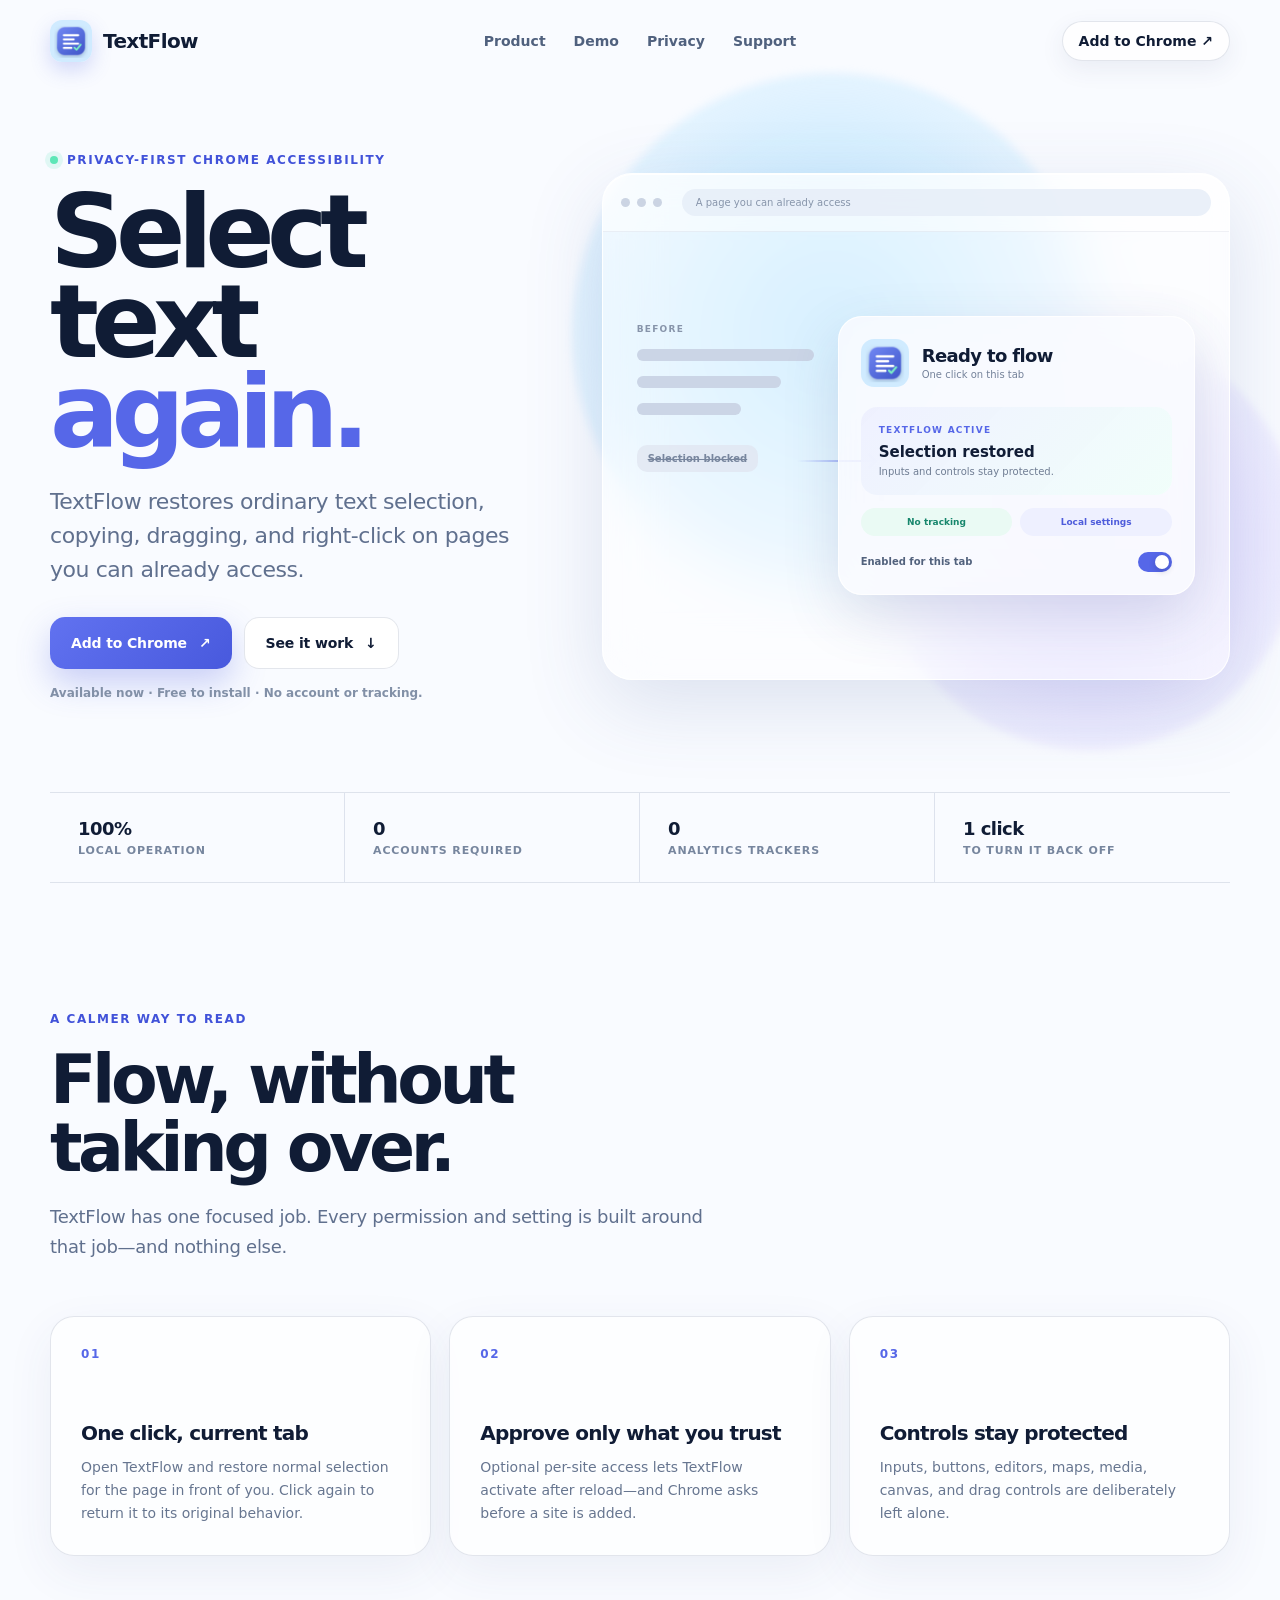
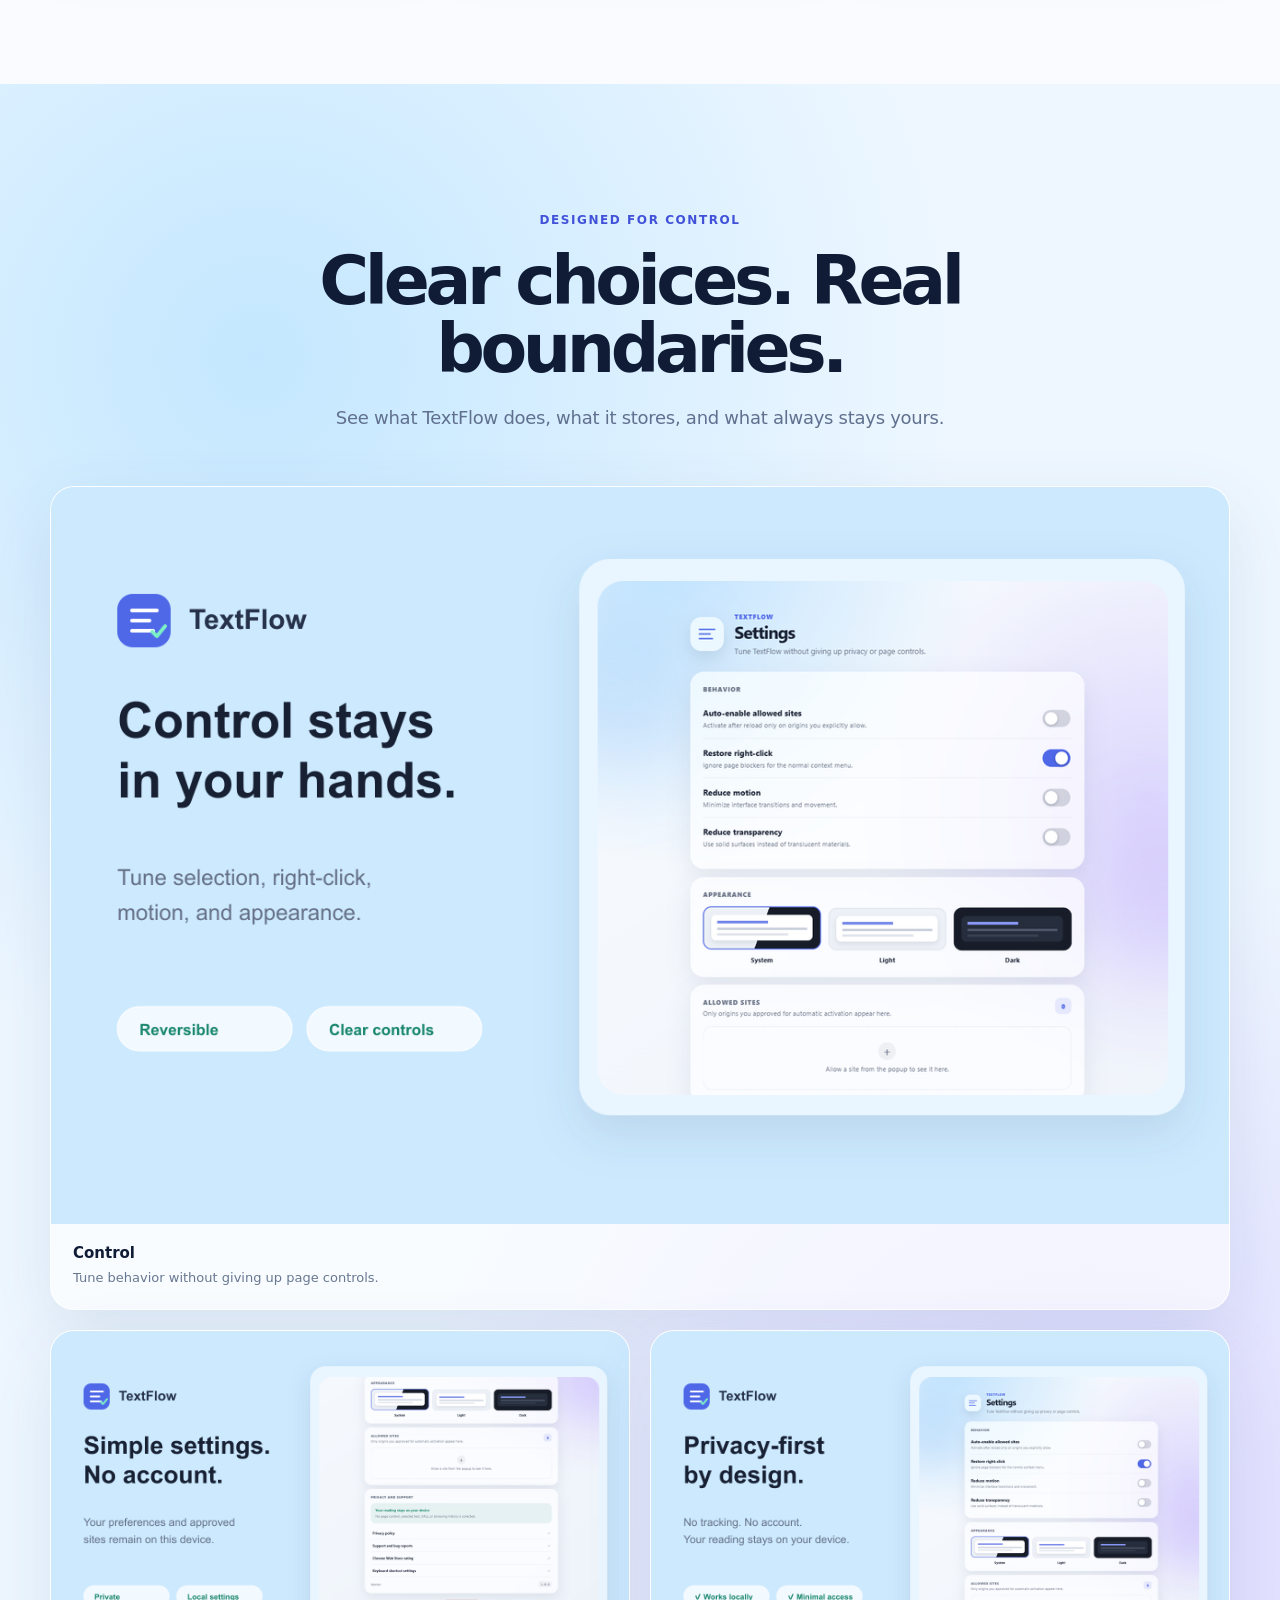
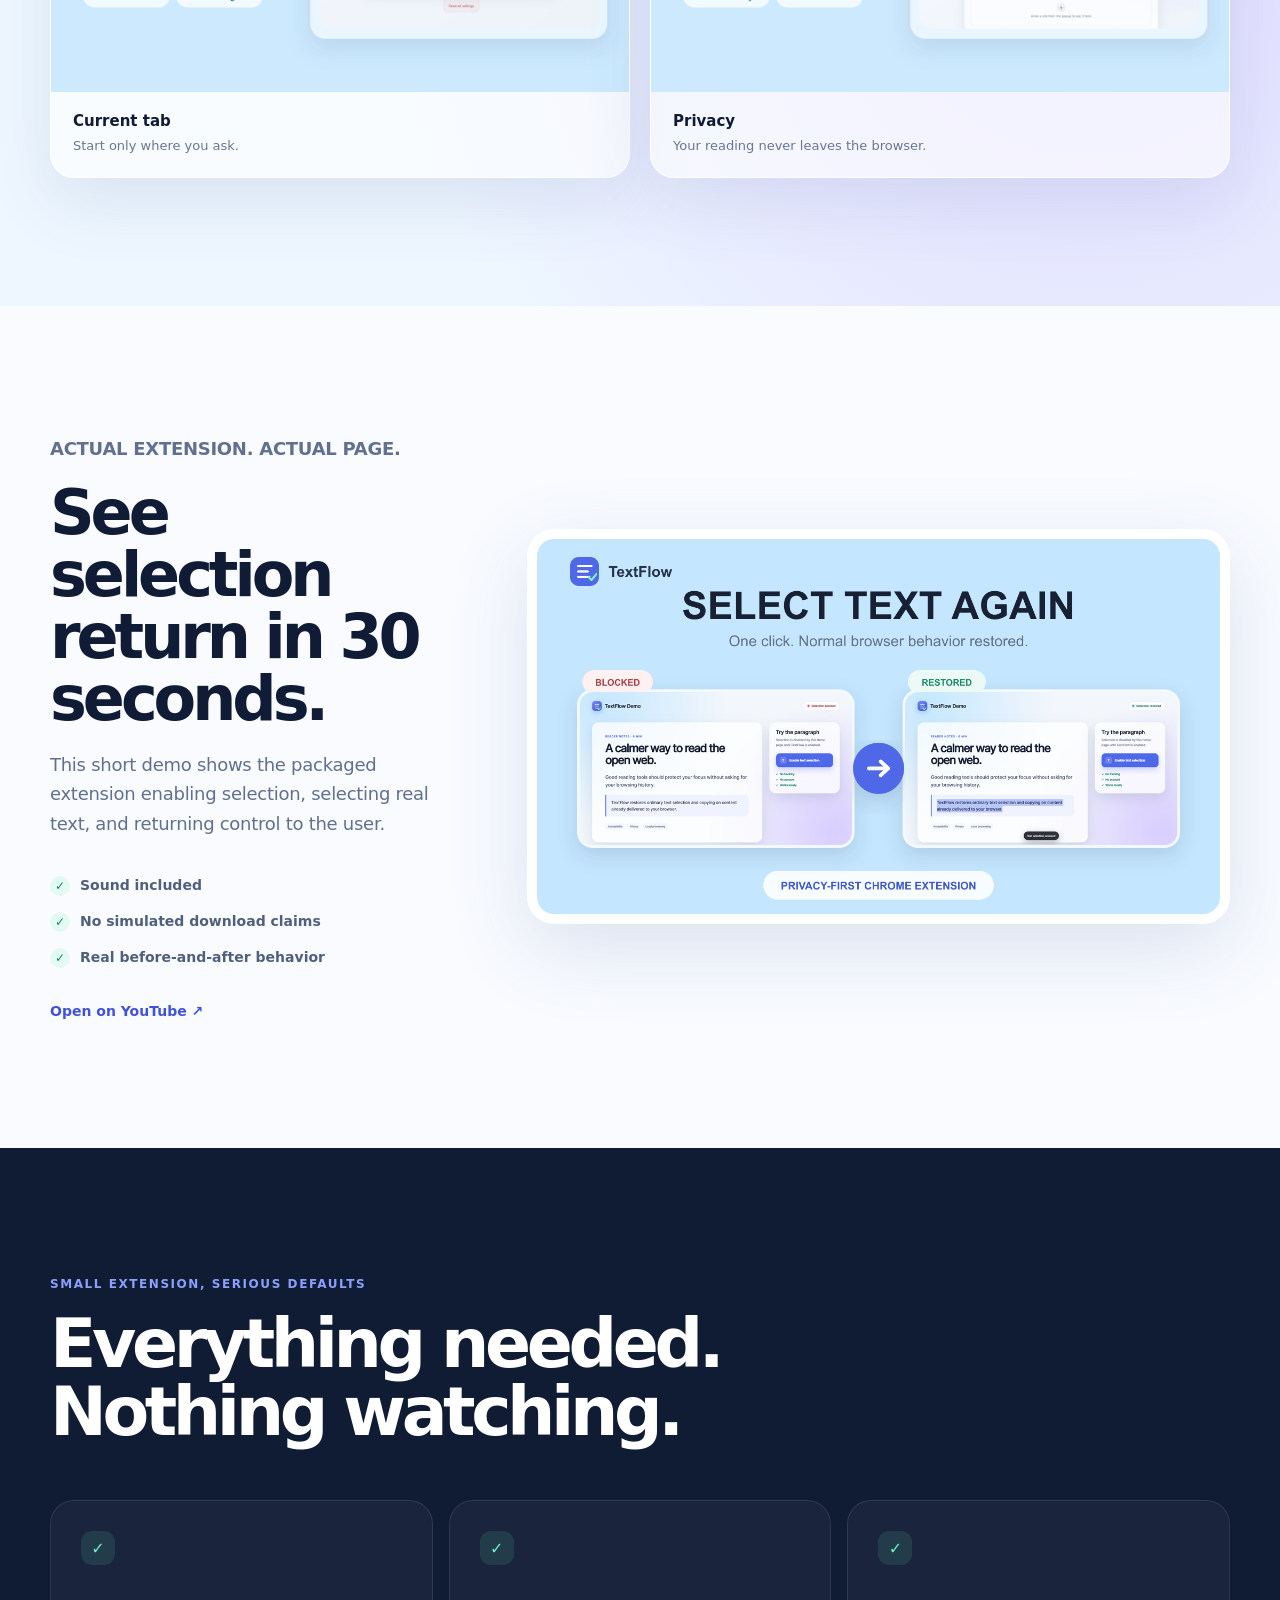
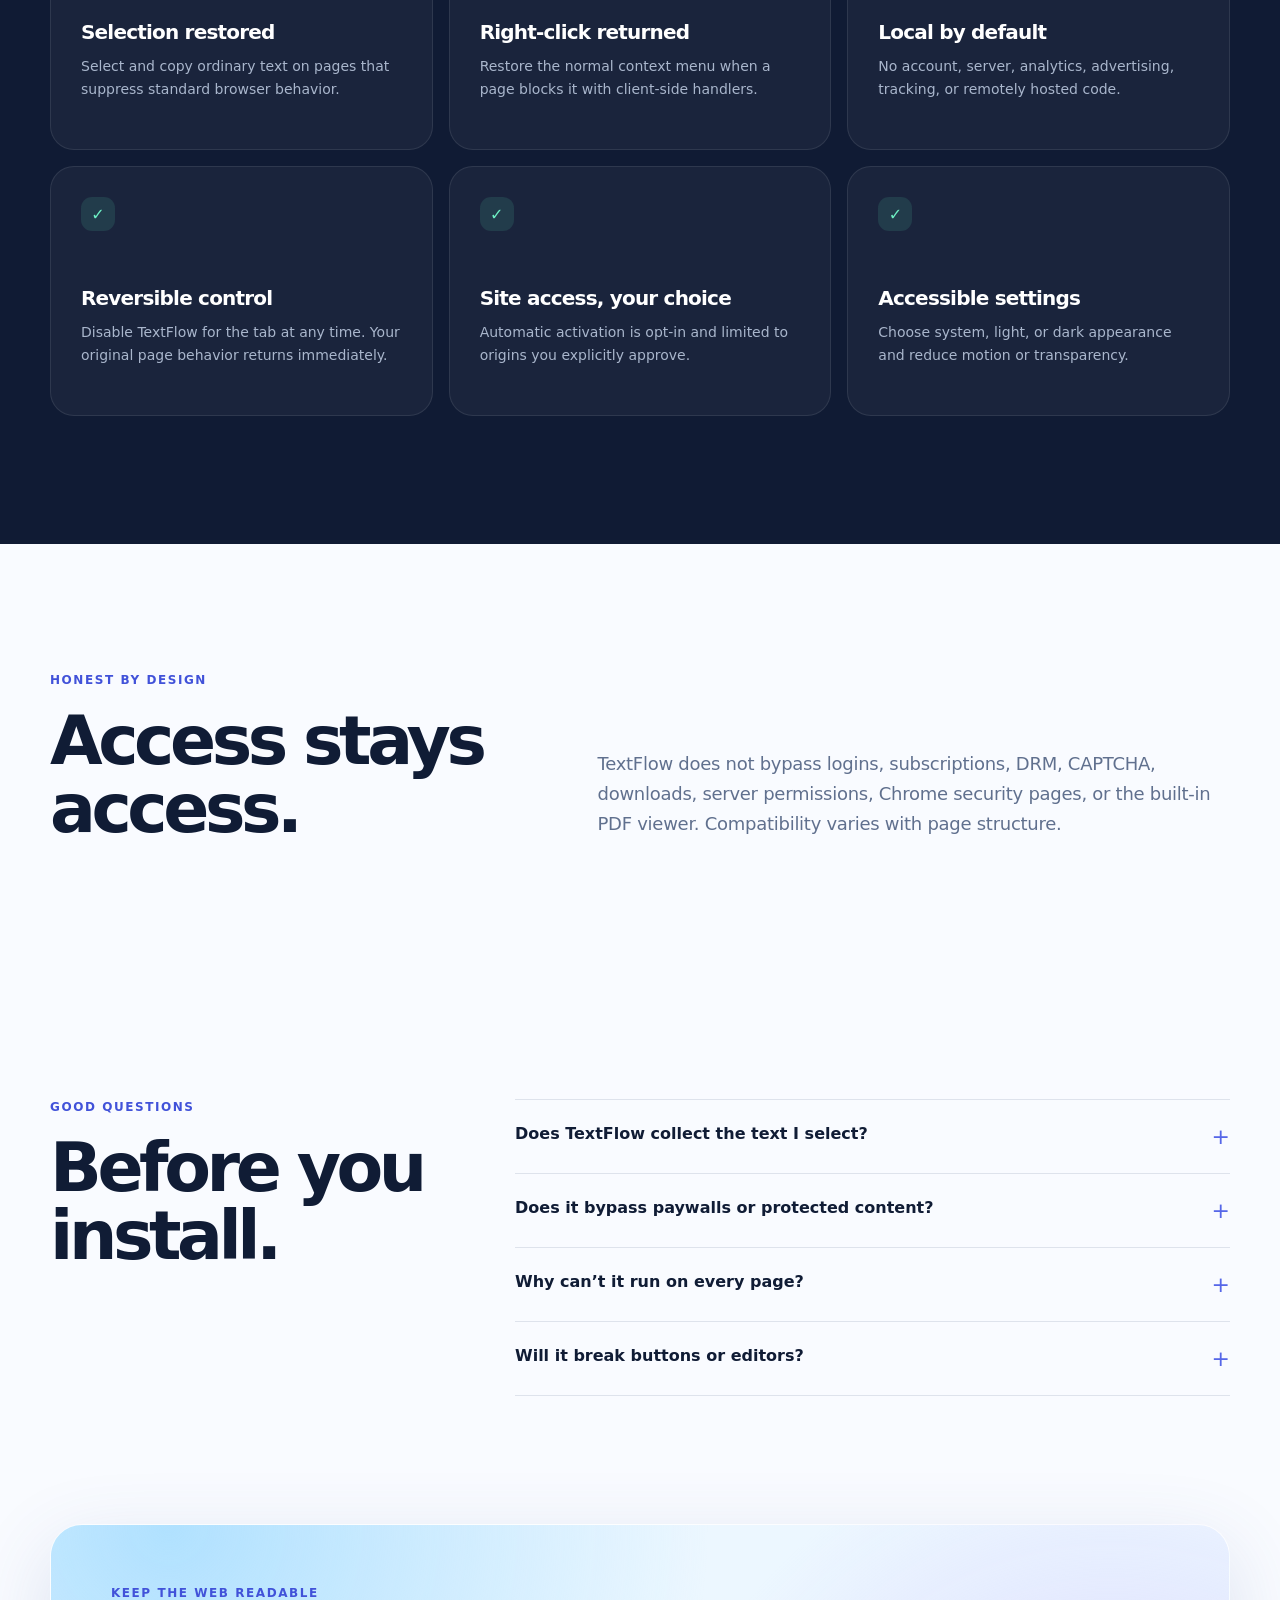
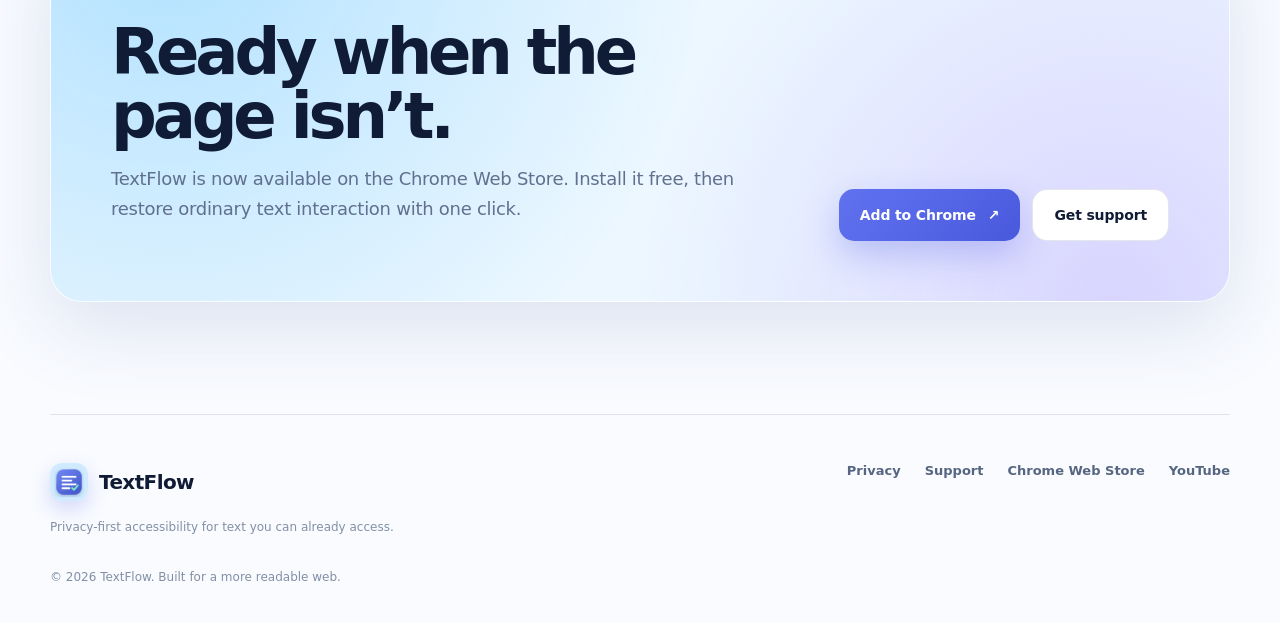
<file: index.html>
<!doctype html>
<html lang="en">
<head>
  <meta charset="utf-8">
  <meta name="google-site-verification" content="8lyN1XosgCjp6u_PfvzmQenqxdKHZYYSl8Zb052YPeA">
  <meta name="viewport" content="width=device-width, initial-scale=1">
  <meta name="description" content="Restore normal text selection, copying, dragging, and right-click on pages you can already access. Private by design and local by default.">
  <meta name="referrer" content="strict-origin-when-cross-origin">
  <meta http-equiv="Content-Security-Policy" content="default-src 'self'; base-uri 'self'; object-src 'none'; script-src 'none'; style-src 'self'; img-src 'self' data:; font-src 'self'; connect-src 'none'; frame-src https://www.youtube-nocookie.com; form-action 'none'; upgrade-insecure-requests">
  <meta name="color-scheme" content="light">
  <link rel="canonical" href="https://kodonghyun06.github.io/textflow-official-site/">
  <link rel="icon" href="textflow-logo.png">
  <link rel="stylesheet" href="style.css">
  <meta property="og:type" content="website">
  <meta property="og:site_name" content="TextFlow">
  <meta property="og:title" content="TextFlow — Select text again">
  <meta property="og:description" content="Restore normal text selection, copying, dragging, and right-click on pages you can already access. Private by design and local by default.">
  <meta property="og:url" content="https://kodonghyun06.github.io/textflow-official-site/">
  <meta property="og:image" content="https://kodonghyun06.github.io/textflow-official-site/og.png">
  <meta name="twitter:card" content="summary_large_image">
  <meta name="twitter:title" content="TextFlow — Select text again">
  <meta name="twitter:description" content="Restore normal text selection, copying, dragging, and right-click on pages you can already access. Private by design and local by default.">
  <meta name="twitter:image" content="https://kodonghyun06.github.io/textflow-official-site/og.png">
  <title>TextFlow — Select text again</title>
</head>
<body>
<link rel="preload" as="image" href="textflow-logo.png"/><link rel="preload" as="image" href="textflow-control.png"/><link rel="preload" as="image" href="textflow-local.png"/><link rel="preload" as="image" href="textflow-privacy.png"/><main><header class="site-header"><a href="./" class="brand" aria-label="TextFlow home"><img src="textflow-logo.png" alt="" width="42" height="42"/><span>TextFlow</span></a><nav aria-label="Primary navigation"><a href="#product">Product</a><a href="#demo">Demo</a><a href="privacy/">Privacy</a><a href="support/">Support</a></nav><a class="header-cta" href="https://chromewebstore.google.com/detail/textflow/deeppfahhjmmlkpdkgbopjmpbncekgdf" target="_blank" rel="noreferrer">Add to Chrome <span aria-hidden="true">↗</span></a></header><section class="hero section-shell" aria-labelledby="hero-title"><div class="hero-copy"><p class="eyebrow"><span class="status-dot" aria-hidden="true"></span>Privacy-first Chrome accessibility</p><h1 id="hero-title">Select text<br/><span>again.</span></h1><p class="hero-lead">TextFlow restores ordinary text selection, copying, dragging, and right-click on pages you can already access.</p><div class="hero-actions"><a class="button button-primary" href="https://chromewebstore.google.com/detail/textflow/deeppfahhjmmlkpdkgbopjmpbncekgdf" target="_blank" rel="noreferrer">Add to Chrome <span aria-hidden="true">↗</span></a><a class="button button-secondary" href="#demo">See it work <span aria-hidden="true">↓</span></a></div><p class="micro-copy">Available now · Free to install · No account or tracking.</p></div><div class="hero-visual" aria-label="TextFlow extension interface preview"><div class="ambient-orb ambient-orb-one"></div><div class="ambient-orb ambient-orb-two"></div><div class="browser-frame"><div class="browser-bar" aria-hidden="true"><span></span><span></span><span></span><div class="browser-address">A page you can already access</div></div><div class="browser-body"><div class="reading-copy"><span class="label">BEFORE</span><div class="fake-line long"></div><div class="fake-line medium"></div><div class="fake-line short"></div><span class="blocked-pill">Selection blocked</span></div><div class="flow-line" aria-hidden="true"></div><div class="extension-card"><div class="extension-top"><img src="textflow-logo.png" alt="" width="48" height="48"/><div><strong>Ready to flow</strong><span>One click on this tab</span></div></div><div class="selection-card"><span class="label">TEXTFLOW ACTIVE</span><strong>Selection restored</strong><p>Inputs and controls stay protected.</p></div><div class="extension-tags"><span>No tracking</span><span>Local settings</span></div><div class="active-control"><span>Enabled for this tab</span><span class="switch-on" aria-hidden="true"></span></div></div></div></div></div></section><section class="trust-strip" aria-label="Privacy summary"><div><strong>100%</strong><span>Local operation</span></div><div><strong>0</strong><span>Accounts required</span></div><div><strong>0</strong><span>Analytics trackers</span></div><div><strong>1 click</strong><span>To turn it back off</span></div></section><section class="section-shell section-block" id="product" aria-labelledby="how-title"><div class="section-heading"><p class="eyebrow">A calmer way to read</p><h2 id="how-title">Flow, without taking over.</h2><p>TextFlow has one focused job. Every permission and setting is built around that job—and nothing else.</p></div><div class="step-grid"><article class="step-card"><span>01</span><h3>One click, current tab</h3><p>Open TextFlow and restore normal selection for the page in front of you. Click again to return it to its original behavior.</p></article><article class="step-card"><span>02</span><h3>Approve only what you trust</h3><p>Optional per-site access lets TextFlow activate after reload—and Chrome asks before a site is added.</p></article><article class="step-card"><span>03</span><h3>Controls stay protected</h3><p>Inputs, buttons, editors, maps, media, canvas, and drag controls are deliberately left alone.</p></article></div></section><section class="showcase section-block" aria-labelledby="showcase-title"><div class="section-shell"><div class="section-heading centered"><p class="eyebrow">Designed for control</p><h2 id="showcase-title">Clear choices. Real boundaries.</h2><p>See what TextFlow does, what it stores, and what always stays yours.</p></div><div class="showcase-grid"><figure class="showcase-card showcase-large"><img src="textflow-control.png" alt="TextFlow settings with right-click, motion, appearance, and allowed-site controls" width="1280" height="800"/><figcaption><span>Control</span>Tune behavior without giving up page controls.</figcaption></figure><figure class="showcase-card"><img src="textflow-local.png" alt="TextFlow current-tab activation interface" width="1280" height="800"/><figcaption><span>Current tab</span>Start only where you ask.</figcaption></figure><figure class="showcase-card"><img src="textflow-privacy.png" alt="TextFlow privacy-focused interface" width="1280" height="800"/><figcaption><span>Privacy</span>Your reading never leaves the browser.</figcaption></figure></div></div></section><section class="section-shell section-block" id="demo" aria-labelledby="demo-title"><div class="demo-layout"><div class="demo-copy"><p class="eyebrow">Actual extension. Actual page.</p><h2 id="demo-title">See selection return in 30 seconds.</h2><p>This short demo shows the packaged extension enabling selection, selecting real text, and returning control to the user.</p><ul class="check-list"><li>Sound included</li><li>No simulated download claims</li><li>Real before-and-after behavior</li></ul><a class="text-link" href="https://www.youtube.com/watch?v=khOzBjnLMLc" target="_blank" rel="noreferrer">Open on YouTube <span aria-hidden="true">↗</span></a></div><div class="video-shell"><iframe loading="lazy" referrerpolicy="strict-origin-when-cross-origin" src="https://www.youtube-nocookie.com/embed/khOzBjnLMLc" title="TextFlow Chrome extension real operation demo" allow="accelerometer; autoplay; clipboard-write; encrypted-media; gyroscope; picture-in-picture; web-share" allowFullScreen=""></iframe></div></div></section><section class="feature-section section-block" aria-labelledby="feature-title"><div class="section-shell"><div class="section-heading"><p class="eyebrow">Small extension, serious defaults</p><h2 id="feature-title">Everything needed. Nothing watching.</h2></div><div class="feature-grid"><article class="feature-card"><span class="feature-check" aria-hidden="true">✓</span><h3>Selection restored</h3><p>Select and copy ordinary text on pages that suppress standard browser behavior.</p></article><article class="feature-card"><span class="feature-check" aria-hidden="true">✓</span><h3>Right-click returned</h3><p>Restore the normal context menu when a page blocks it with client-side handlers.</p></article><article class="feature-card"><span class="feature-check" aria-hidden="true">✓</span><h3>Local by default</h3><p>No account, server, analytics, advertising, tracking, or remotely hosted code.</p></article><article class="feature-card"><span class="feature-check" aria-hidden="true">✓</span><h3>Reversible control</h3><p>Disable TextFlow for the tab at any time. Your original page behavior returns immediately.</p></article><article class="feature-card"><span class="feature-check" aria-hidden="true">✓</span><h3>Site access, your choice</h3><p>Automatic activation is opt-in and limited to origins you explicitly approve.</p></article><article class="feature-card"><span class="feature-check" aria-hidden="true">✓</span><h3>Accessible settings</h3><p>Choose system, light, or dark appearance and reduce motion or transparency.</p></article></div></div></section><section class="section-shell section-block limits" aria-labelledby="limits-title"><div><p class="eyebrow">Honest by design</p><h2 id="limits-title">Access stays access.</h2></div><p>TextFlow does not bypass logins, subscriptions, DRM, CAPTCHA, downloads, server permissions, Chrome security pages, or the built-in PDF viewer. Compatibility varies with page structure.</p></section><section class="section-shell section-block faq" aria-labelledby="faq-title"><div class="section-heading"><p class="eyebrow">Good questions</p><h2 id="faq-title">Before you install.</h2></div><div class="faq-list"><details><summary>Does TextFlow collect the text I select?<span aria-hidden="true">+</span></summary><p>No. TextFlow does not collect, store, or transmit page content, selected text, URLs, or browsing history. Its work happens locally in your browser.</p></details><details><summary>Does it bypass paywalls or protected content?<span aria-hidden="true">+</span></summary><p>No. TextFlow only helps with ordinary browser interactions on content you can already access. It does not bypass logins, subscriptions, DRM, CAPTCHA, downloads, or server permissions.</p></details><details><summary>Why can’t it run on every page?<span aria-hidden="true">+</span></summary><p>Chrome protects browser settings pages, the Chrome Web Store, the built-in PDF viewer, and some other surfaces from extensions. TextFlow respects those boundaries.</p></details><details><summary>Will it break buttons or editors?<span aria-hidden="true">+</span></summary><p>TextFlow is designed to preserve interactive controls, but page structures vary. If a page behaves unexpectedly, disable TextFlow for the tab and contact support.</p></details></div></section><section class="section-shell final-cta"><div><p class="eyebrow">Keep the web readable</p><h2>Ready when the page isn’t.</h2><p>TextFlow is now available on the Chrome Web Store. Install it free, then restore ordinary text interaction with one click.</p></div><div class="final-actions"><a class="button button-primary" href="https://chromewebstore.google.com/detail/textflow/deeppfahhjmmlkpdkgbopjmpbncekgdf" target="_blank" rel="noreferrer">Add to Chrome <span aria-hidden="true">↗</span></a><a href="support/" class="button button-secondary">Get support</a></div></section><footer><div class="footer-main"><a href="./" class="brand" aria-label="TextFlow home"><img src="textflow-logo.png" alt="" width="38" height="38"/><span>TextFlow</span></a><p>Privacy-first accessibility for text you can already access.</p></div><div class="footer-links"><a href="privacy/">Privacy</a><a href="support/">Support</a><a href="https://chromewebstore.google.com/detail/textflow/deeppfahhjmmlkpdkgbopjmpbncekgdf" target="_blank" rel="noreferrer">Chrome Web Store</a><a href="https://www.youtube.com/watch?v=khOzBjnLMLc" target="_blank" rel="noreferrer">YouTube</a></div><p class="copyright">© 2026 TextFlow. Built for a more readable web.</p></footer></main>
</body>
</html>
</file>
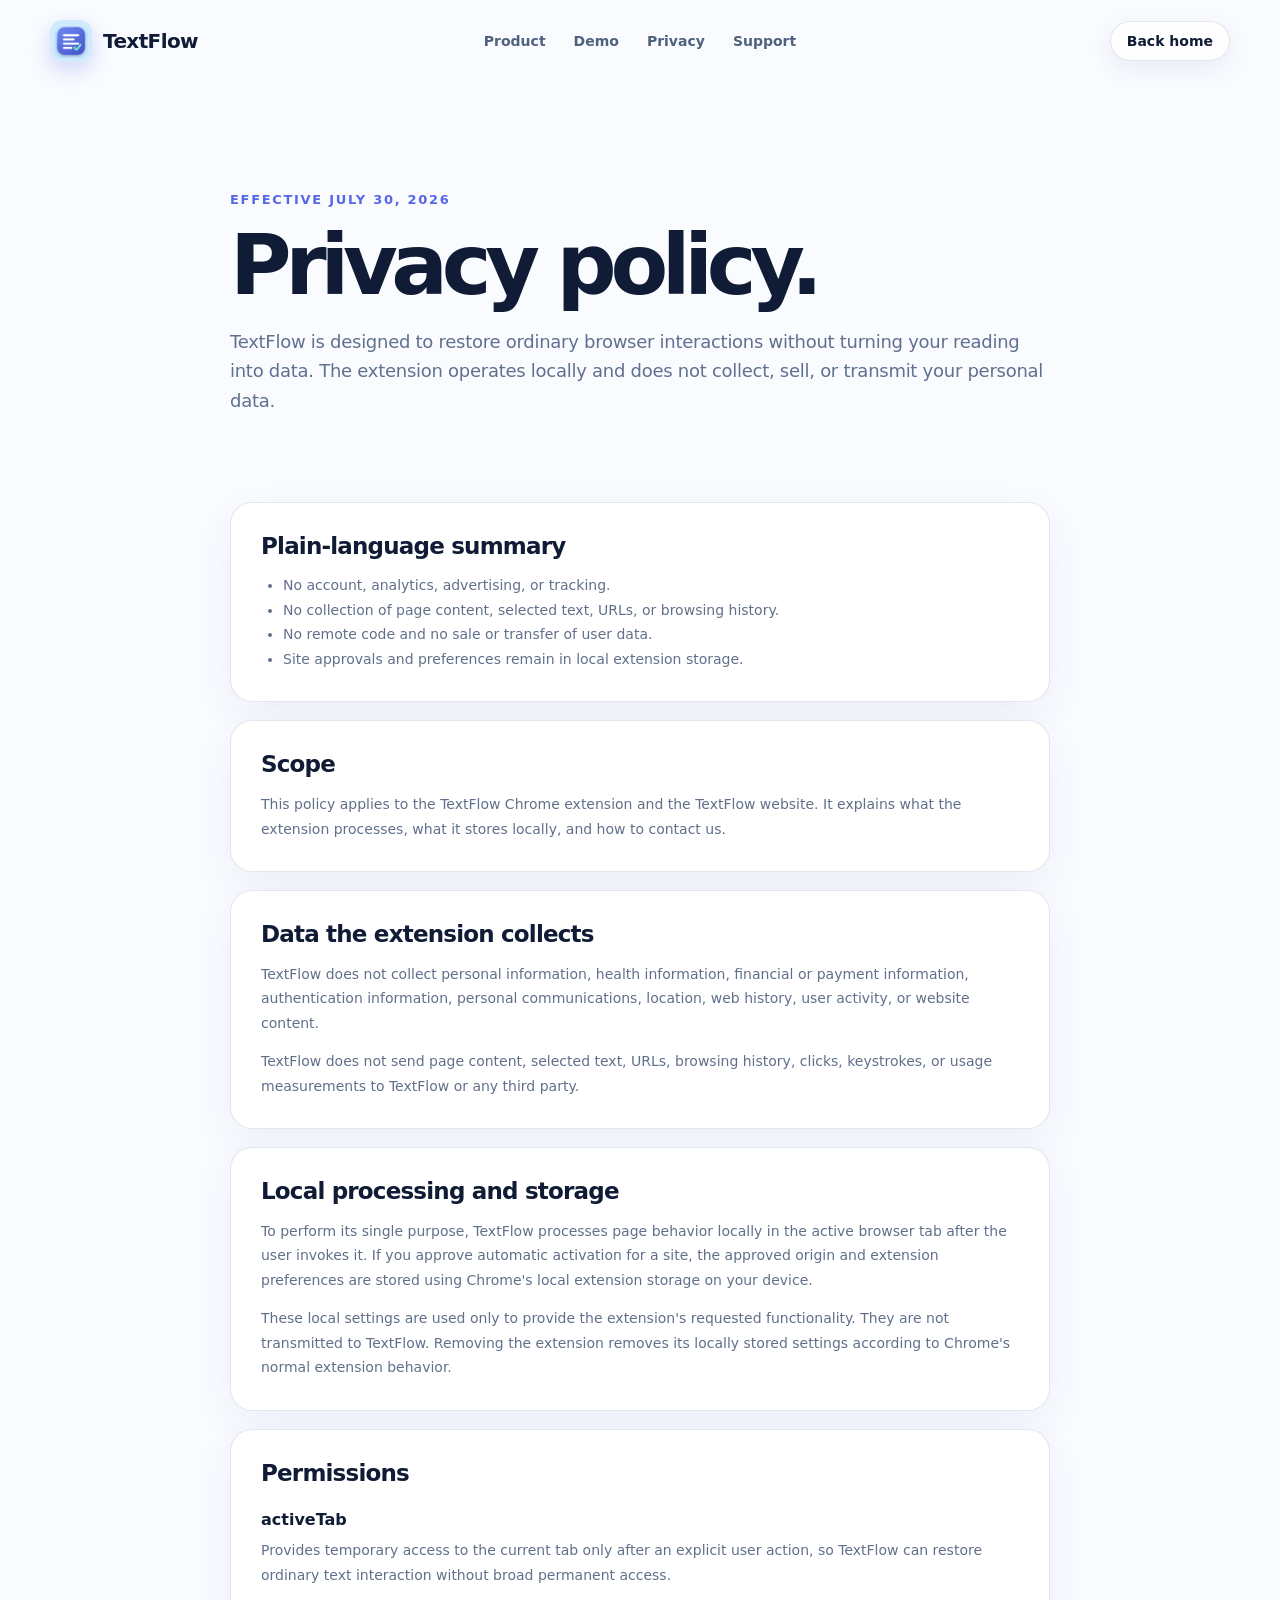
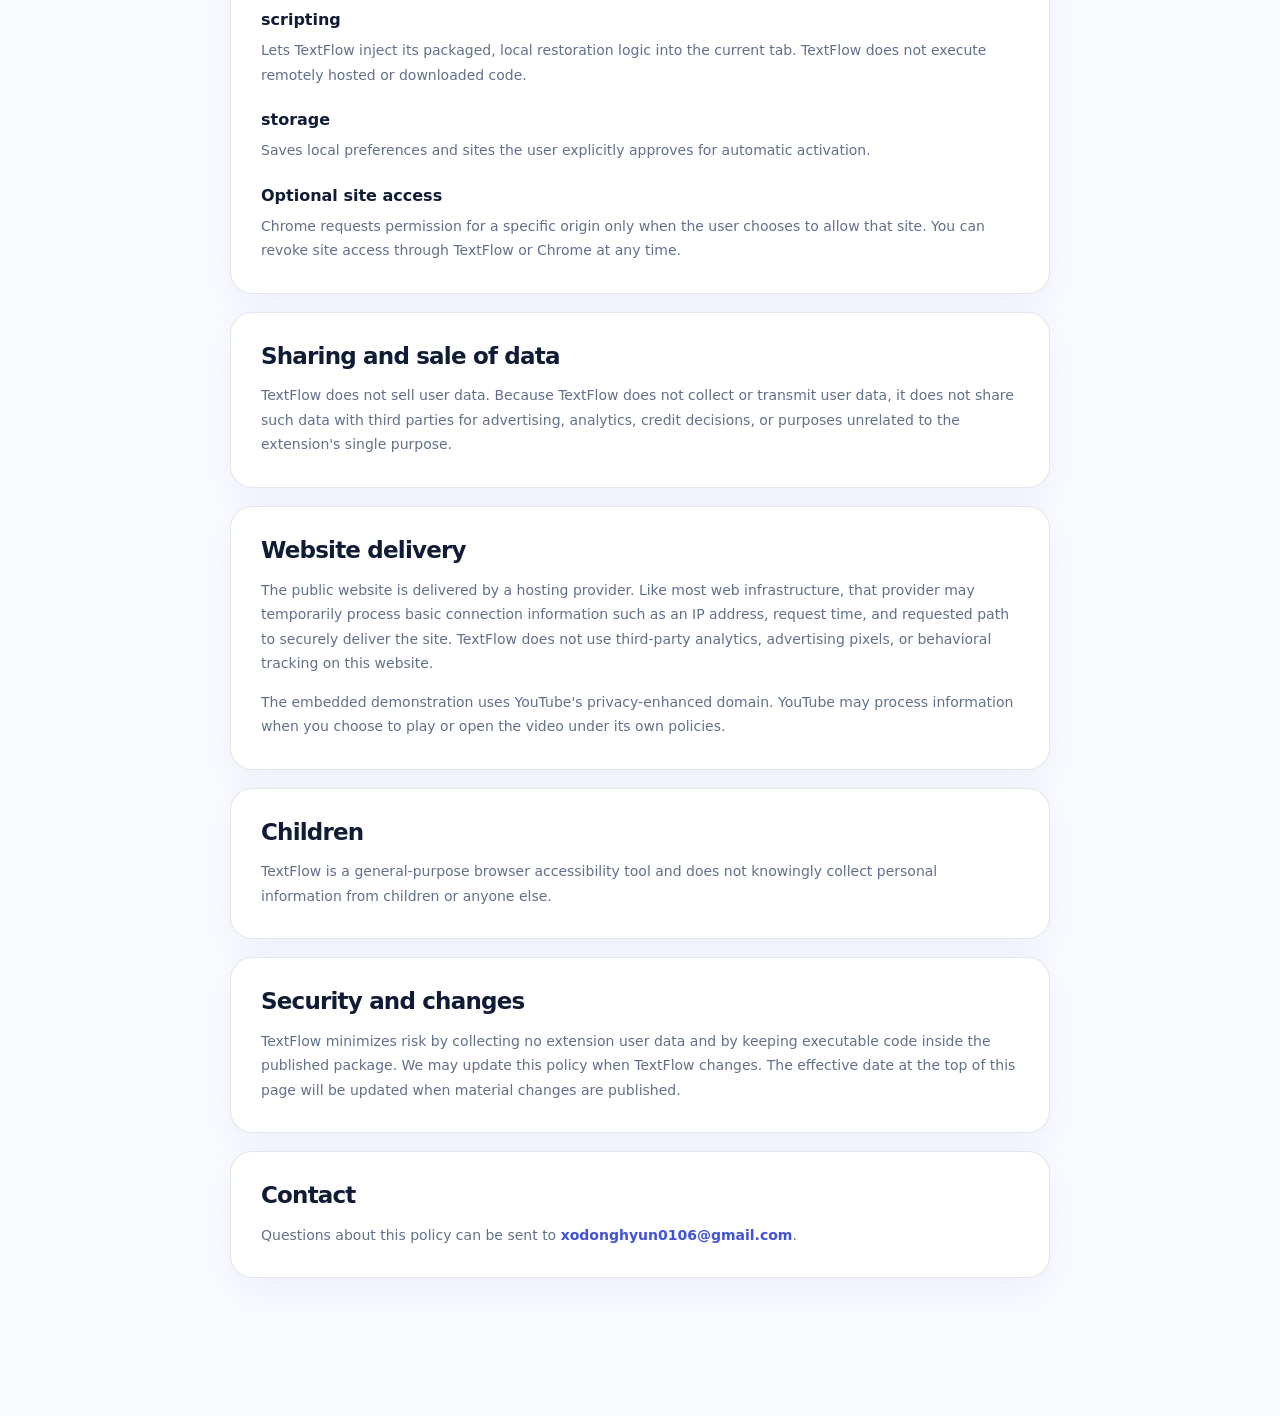
<file: privacy/index.html>
<!doctype html>
<html lang="en">
<head>
  <meta charset="utf-8">
  <meta name="viewport" content="width=device-width, initial-scale=1">
  <meta name="description" content="How TextFlow protects your data and operates locally.">
  <meta name="referrer" content="strict-origin-when-cross-origin">
  <meta http-equiv="Content-Security-Policy" content="default-src 'self'; base-uri 'self'; object-src 'none'; script-src 'none'; style-src 'self'; img-src 'self' data:; font-src 'self'; connect-src 'none'; frame-src https://www.youtube-nocookie.com; form-action 'none'; upgrade-insecure-requests">
  <meta name="color-scheme" content="light">
  <link rel="canonical" href="https://kodonghyun06.github.io/textflow-official-site/privacy/">
  <link rel="icon" href="../textflow-logo.png">
  <link rel="stylesheet" href="../style.css">
  <meta property="og:type" content="website">
  <meta property="og:site_name" content="TextFlow">
  <meta property="og:title" content="Privacy Policy &middot; TextFlow">
  <meta property="og:description" content="How TextFlow protects your data and operates locally.">
  <meta property="og:url" content="https://kodonghyun06.github.io/textflow-official-site/privacy/">
  <meta property="og:image" content="https://kodonghyun06.github.io/textflow-official-site/og.png">
  <meta name="twitter:card" content="summary_large_image">
  <meta name="twitter:title" content="Privacy Policy &middot; TextFlow">
  <meta name="twitter:description" content="How TextFlow protects your data and operates locally.">
  <meta name="twitter:image" content="https://kodonghyun06.github.io/textflow-official-site/og.png">
  <title>Privacy Policy &middot; TextFlow</title>
</head>
<body>
<link rel="preload" as="image" href="../textflow-logo.png"/><main class="legal-page"><header class="site-header"><a href="../" class="brand"><img src="../textflow-logo.png" alt="" width="42" height="42"/><span>TextFlow</span></a><nav aria-label="Primary navigation"><a href="../#product">Product</a><a href="../#demo">Demo</a><a href="../privacy/" aria-current="page">Privacy</a><a href="../support/">Support</a></nav><a href="../" class="header-cta">Back home</a></header><section class="section-shell legal-hero"><h1><span>Effective July 30, 2026</span>Privacy policy.</h1><p>TextFlow is designed to restore ordinary browser interactions without turning your reading into data. The extension operates locally and does not collect, sell, or transmit your personal data.</p></section><section class="section-shell legal-content"><article class="legal-card"><h2>Plain-language summary</h2><ul><li>No account, analytics, advertising, or tracking.</li><li>No collection of page content, selected text, URLs, or browsing history.</li><li>No remote code and no sale or transfer of user data.</li><li>Site approvals and preferences remain in local extension storage.</li></ul></article><article class="legal-card"><h2>Scope</h2><p>This policy applies to the TextFlow Chrome extension and the TextFlow website. It explains what the extension processes, what it stores locally, and how to contact us.</p></article><article class="legal-card"><h2>Data the extension collects</h2><p>TextFlow does not collect personal information, health information, financial or payment information, authentication information, personal communications, location, web history, user activity, or website content.</p><p>TextFlow does not send page content, selected text, URLs, browsing history, clicks, keystrokes, or usage measurements to TextFlow or any third party.</p></article><article class="legal-card"><h2>Local processing and storage</h2><p>To perform its single purpose, TextFlow processes page behavior locally in the active browser tab after the user invokes it. If you approve automatic activation for a site, the approved origin and extension preferences are stored using Chrome&#x27;s local extension storage on your device.</p><p>These local settings are used only to provide the extension&#x27;s requested functionality. They are not transmitted to TextFlow. Removing the extension removes its locally stored settings according to Chrome&#x27;s normal extension behavior.</p></article><article class="legal-card"><h2>Permissions</h2><h3>activeTab</h3><p>Provides temporary access to the current tab only after an explicit user action, so TextFlow can restore ordinary text interaction without broad permanent access.</p><h3>scripting</h3><p>Lets TextFlow inject its packaged, local restoration logic into the current tab. TextFlow does not execute remotely hosted or downloaded code.</p><h3>storage</h3><p>Saves local preferences and sites the user explicitly approves for automatic activation.</p><h3>Optional site access</h3><p>Chrome requests permission for a specific origin only when the user chooses to allow that site. You can revoke site access through TextFlow or Chrome at any time.</p></article><article class="legal-card"><h2>Sharing and sale of data</h2><p>TextFlow does not sell user data. Because TextFlow does not collect or transmit user data, it does not share such data with third parties for advertising, analytics, credit decisions, or purposes unrelated to the extension&#x27;s single purpose.</p></article><article class="legal-card"><h2>Website delivery</h2><p>The public website is delivered by a hosting provider. Like most web infrastructure, that provider may temporarily process basic connection information such as an IP address, request time, and requested path to securely deliver the site. TextFlow does not use third-party analytics, advertising pixels, or behavioral tracking on this website.</p><p>The embedded demonstration uses YouTube&#x27;s privacy-enhanced domain. YouTube may process information when you choose to play or open the video under its own policies.</p></article><article class="legal-card"><h2>Children</h2><p>TextFlow is a general-purpose browser accessibility tool and does not knowingly collect personal information from children or anyone else.</p></article><article class="legal-card"><h2>Security and changes</h2><p>TextFlow minimizes risk by collecting no extension user data and by keeping executable code inside the published package. We may update this policy when TextFlow changes. The effective date at the top of this page will be updated when material changes are published.</p></article><article class="legal-card"><h2>Contact</h2><p>Questions about this policy can be sent to <a href="mailto:xodonghyun0106@gmail.com">xodonghyun0106@gmail.com</a>.</p></article></section></main>
</body>
</html>
</file>
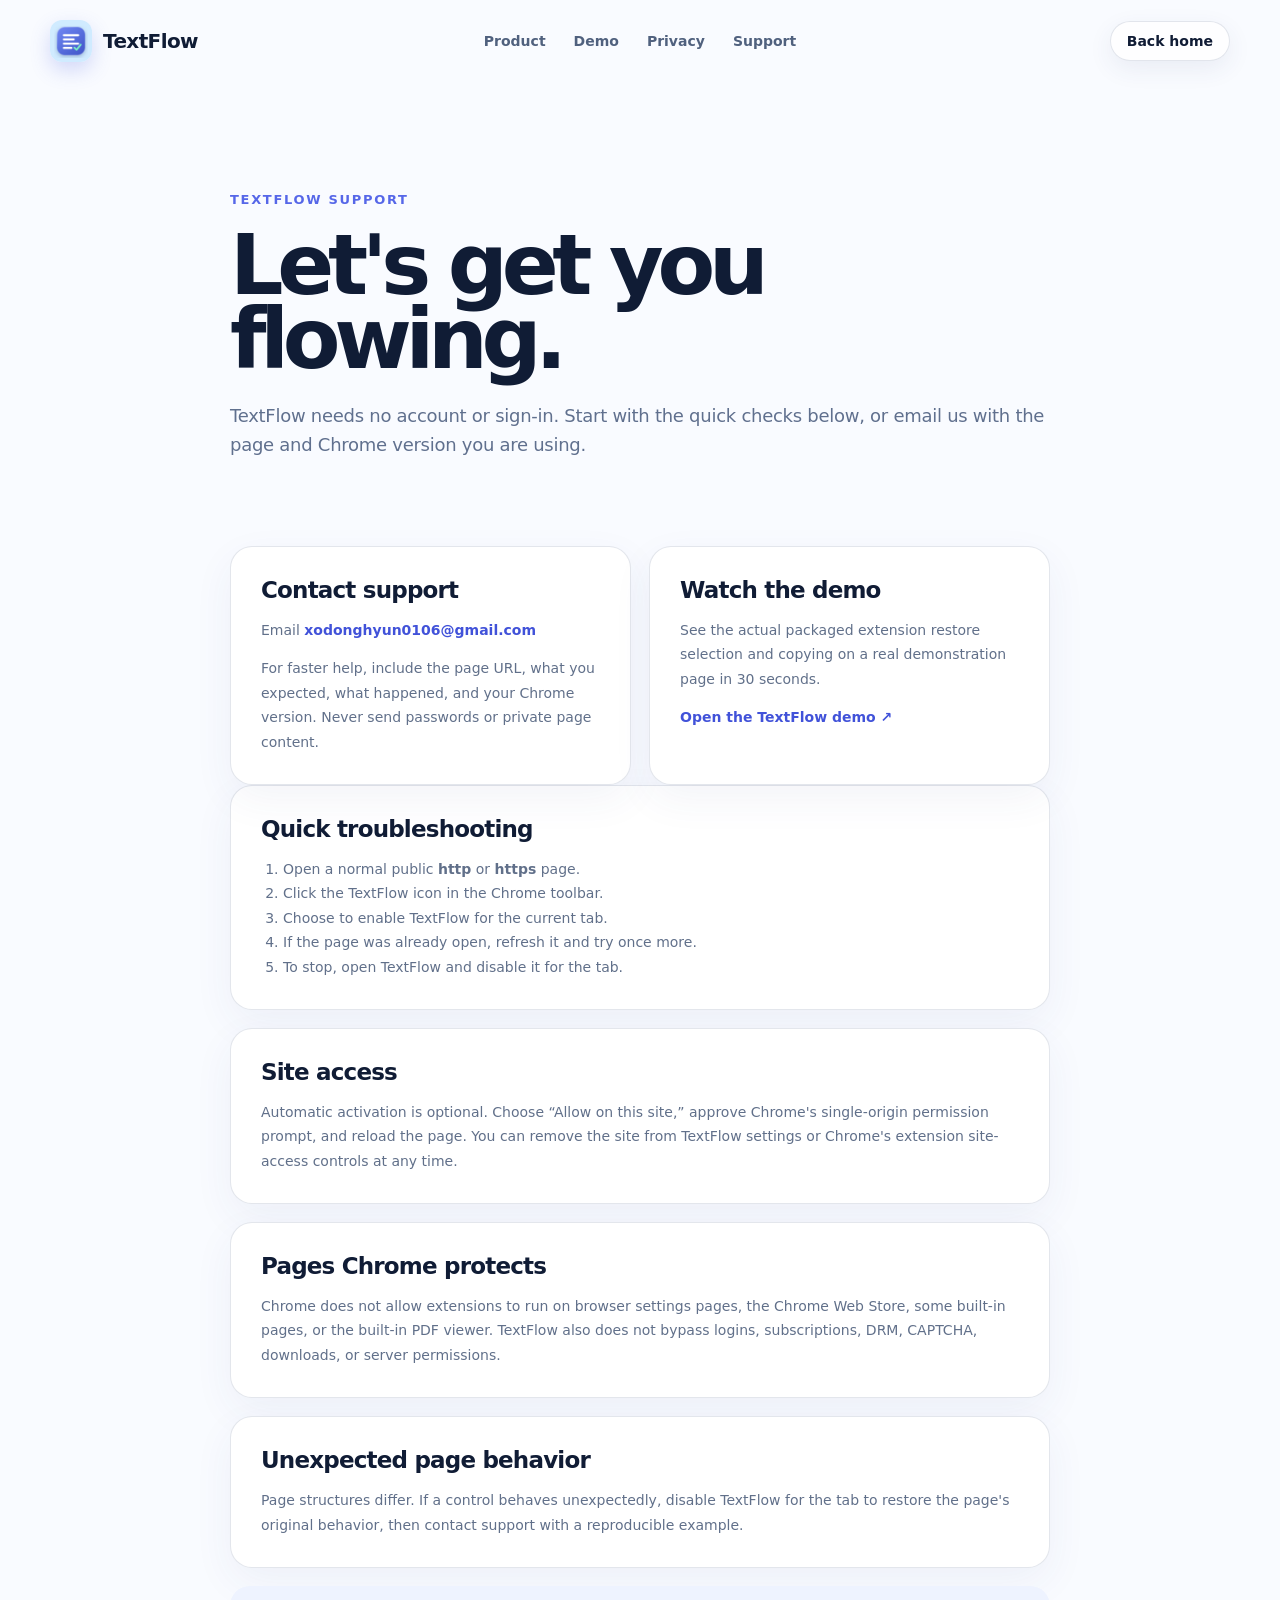
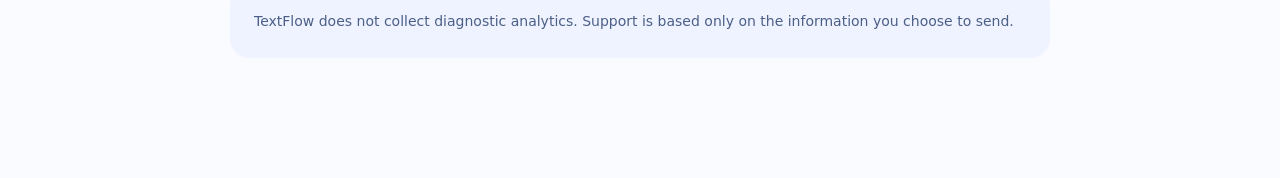
<file: support/index.html>
<!doctype html>
<html lang="en">
<head>
  <meta charset="utf-8">
  <meta name="viewport" content="width=device-width, initial-scale=1">
  <meta name="description" content="TextFlow help, troubleshooting, and contact information.">
  <meta name="referrer" content="strict-origin-when-cross-origin">
  <meta http-equiv="Content-Security-Policy" content="default-src 'self'; base-uri 'self'; object-src 'none'; script-src 'none'; style-src 'self'; img-src 'self' data:; font-src 'self'; connect-src 'none'; frame-src https://www.youtube-nocookie.com; form-action 'none'; upgrade-insecure-requests">
  <meta name="color-scheme" content="light">
  <link rel="canonical" href="https://kodonghyun06.github.io/textflow-official-site/support/">
  <link rel="icon" href="../textflow-logo.png">
  <link rel="stylesheet" href="../style.css">
  <meta property="og:type" content="website">
  <meta property="og:site_name" content="TextFlow">
  <meta property="og:title" content="Support &middot; TextFlow">
  <meta property="og:description" content="TextFlow help, troubleshooting, and contact information.">
  <meta property="og:url" content="https://kodonghyun06.github.io/textflow-official-site/support/">
  <meta property="og:image" content="https://kodonghyun06.github.io/textflow-official-site/og.png">
  <meta name="twitter:card" content="summary_large_image">
  <meta name="twitter:title" content="Support &middot; TextFlow">
  <meta name="twitter:description" content="TextFlow help, troubleshooting, and contact information.">
  <meta name="twitter:image" content="https://kodonghyun06.github.io/textflow-official-site/og.png">
  <title>Support &middot; TextFlow</title>
</head>
<body>
<link rel="preload" as="image" href="../textflow-logo.png"/><main class="legal-page"><header class="site-header"><a href="../" class="brand"><img src="../textflow-logo.png" alt="" width="42" height="42"/><span>TextFlow</span></a><nav aria-label="Primary navigation"><a href="../#product">Product</a><a href="../#demo">Demo</a><a href="../privacy/">Privacy</a><a href="../support/" aria-current="page">Support</a></nav><a href="../" class="header-cta">Back home</a></header><section class="section-shell legal-hero"><h1><span>TextFlow support</span>Let&#x27;s get you flowing.</h1><p>TextFlow needs no account or sign-in. Start with the quick checks below, or email us with the page and Chrome version you are using.</p></section><section class="section-shell legal-content"><div class="support-grid"><article class="legal-card"><h2>Contact support</h2><p>Email <a class="support-email" href="mailto:xodonghyun0106@gmail.com?subject=TextFlow%20support">xodonghyun0106@gmail.com</a></p><p>For faster help, include the page URL, what you expected, what happened, and your Chrome version. Never send passwords or private page content.</p></article><article class="legal-card"><h2>Watch the demo</h2><p>See the actual packaged extension restore selection and copying on a real demonstration page in 30 seconds.</p><p><a href="https://www.youtube.com/watch?v=khOzBjnLMLc" target="_blank" rel="noreferrer">Open the TextFlow demo &nearr;</a></p></article></div><article class="legal-card"><h2>Quick troubleshooting</h2><ol><li>Open a normal public <strong>http</strong> or <strong>https</strong> page.</li><li>Click the TextFlow icon in the Chrome toolbar.</li><li>Choose to enable TextFlow for the current tab.</li><li>If the page was already open, refresh it and try once more.</li><li>To stop, open TextFlow and disable it for the tab.</li></ol></article><article class="legal-card"><h2>Site access</h2><p>Automatic activation is optional. Choose &ldquo;Allow on this site,&rdquo; approve Chrome&#x27;s single-origin permission prompt, and reload the page. You can remove the site from TextFlow settings or Chrome&#x27;s extension site-access controls at any time.</p></article><article class="legal-card"><h2>Pages Chrome protects</h2><p>Chrome does not allow extensions to run on browser settings pages, the Chrome Web Store, some built-in pages, or the built-in PDF viewer. TextFlow also does not bypass logins, subscriptions, DRM, CAPTCHA, downloads, or server permissions.</p></article><article class="legal-card"><h2>Unexpected page behavior</h2><p>Page structures differ. If a control behaves unexpectedly, disable TextFlow for the tab to restore the page&#x27;s original behavior, then contact support with a reproducible example.</p></article><div class="support-note">TextFlow does not collect diagnostic analytics. Support is based only on the information you choose to send.</div></section></main>
</body>
</html>
</file>
<file: style.css>
:root {
  --ink: #101c35;
  --muted: #60708e;
  --blue: #5667e8;
  --blue-deep: #4152d9;
  --mint: #5de6b7;
  --sky: #c9e9ff;
  --lavender: #e8e5ff;
  --surface: rgba(255, 255, 255, 0.72);
  --line: rgba(59, 79, 124, 0.14);
  --shadow: 0 24px 80px rgba(66, 93, 155, 0.16);
}

* {
  box-sizing: border-box;
}

html {
  scroll-behavior: smooth;
}

body {
  margin: 0;
  overflow-x: hidden;
  background: #f9fbff;
  color: var(--ink);
  font-family: Inter, ui-sans-serif, system-ui, -apple-system, BlinkMacSystemFont, "Segoe UI", sans-serif;
  -webkit-font-smoothing: antialiased;
}

a {
  color: inherit;
  text-decoration: none;
}

button,
a,
summary {
  -webkit-tap-highlight-color: transparent;
}

img {
  max-width: 100%;
  height: auto;
}

.section-shell,
.site-header,
footer {
  width: min(1180px, calc(100% - 40px));
  margin-inline: auto;
}

.site-header {
  height: 82px;
  display: grid;
  grid-template-columns: 1fr auto 1fr;
  align-items: center;
  gap: 24px;
  position: relative;
  z-index: 10;
}

.brand {
  display: inline-flex;
  align-items: center;
  gap: 11px;
  font-size: 20px;
  font-weight: 780;
  letter-spacing: -0.03em;
}

.brand img {
  border-radius: 12px;
  box-shadow: 0 8px 20px rgba(74, 91, 221, 0.22);
}

nav {
  display: flex;
  gap: 28px;
  align-items: center;
  font-size: 14px;
  color: #50617e;
  font-weight: 600;
}

nav a,
.footer-links a {
  transition: color 160ms ease;
}

nav a:hover,
.footer-links a:hover,
.text-link:hover {
  color: var(--blue);
}

.header-cta {
  justify-self: end;
  font-size: 14px;
  font-weight: 700;
  padding: 11px 16px;
  border: 1px solid var(--line);
  border-radius: 999px;
  background: rgba(255, 255, 255, 0.72);
  box-shadow: 0 8px 24px rgba(47, 66, 110, 0.08);
}

.hero {
  min-height: 690px;
  display: grid;
  grid-template-columns: 0.88fr 1.12fr;
  gap: 58px;
  align-items: center;
  padding-block: 70px 92px;
}

.hero-copy {
  position: relative;
  z-index: 2;
}

.eyebrow {
  margin: 0 0 18px;
  display: flex;
  align-items: center;
  gap: 9px;
  color: var(--blue-deep);
  font-size: 12px;
  line-height: 1.4;
  font-weight: 800;
  letter-spacing: 0.13em;
  text-transform: uppercase;
}

.status-dot {
  width: 8px;
  height: 8px;
  border-radius: 50%;
  background: var(--mint);
  box-shadow: 0 0 0 5px rgba(93, 230, 183, 0.16);
}

h1,
h2,
h3,
p {
  margin-top: 0;
}

h1 {
  margin-bottom: 28px;
  font-size: clamp(66px, 8vw, 106px);
  line-height: 0.88;
  letter-spacing: -0.075em;
  font-weight: 820;
}

h1 span {
  color: var(--blue);
}

.hero-lead {
  max-width: 550px;
  margin-bottom: 30px;
  color: var(--muted);
  font-size: clamp(18px, 2vw, 22px);
  line-height: 1.55;
  letter-spacing: -0.02em;
}

.hero-actions,
.final-actions {
  display: flex;
  flex-wrap: wrap;
  gap: 12px;
}

.button {
  min-height: 52px;
  display: inline-flex;
  align-items: center;
  justify-content: center;
  gap: 12px;
  padding: 0 21px;
  border-radius: 15px;
  font-size: 14px;
  font-weight: 760;
  letter-spacing: -0.01em;
  transition: transform 160ms ease, box-shadow 160ms ease, background 160ms ease;
}

a.button:hover {
  transform: translateY(-2px);
}

.button-primary {
  color: white;
  background: linear-gradient(135deg, #6172f0, #4859dd);
  box-shadow: 0 14px 34px rgba(73, 89, 221, 0.28);
}

.button-secondary {
  background: white;
  border: 1px solid var(--line);
}

.button-muted {
  color: #70809a;
  background: rgba(235, 240, 249, 0.78);
  border: 1px solid rgba(89, 104, 142, 0.08);
  cursor: default;
}

.micro-copy {
  margin: 17px 0 0;
  color: #8290a7;
  font-size: 12px;
  font-weight: 600;
}

.hero-visual {
  min-width: 0;
  position: relative;
}

.ambient-orb {
  position: absolute;
  border-radius: 50%;
  filter: blur(4px);
}

.ambient-orb-one {
  width: 520px;
  height: 520px;
  inset: -100px auto auto -30px;
  background: radial-gradient(circle, rgba(171, 224, 255, 0.9), rgba(201, 233, 255, 0));
}

.ambient-orb-two {
  width: 420px;
  height: 420px;
  right: -70px;
  bottom: -70px;
  background: radial-gradient(circle, rgba(205, 196, 255, 0.78), rgba(232, 229, 255, 0));
}

.browser-frame {
  position: relative;
  min-height: 505px;
  overflow: hidden;
  border: 1px solid rgba(255, 255, 255, 0.92);
  border-radius: 30px;
  background: rgba(255, 255, 255, 0.46);
  box-shadow: var(--shadow), inset 0 1px 0 white;
  backdrop-filter: blur(28px);
}

.browser-bar {
  height: 58px;
  display: flex;
  align-items: center;
  gap: 7px;
  padding: 0 18px;
  border-bottom: 1px solid rgba(64, 85, 132, 0.08);
  background: rgba(255, 255, 255, 0.52);
}

.browser-bar > span {
  width: 9px;
  height: 9px;
  border-radius: 50%;
  background: #cbd4e3;
}

.browser-address {
  margin-left: 13px;
  flex: 1;
  padding: 8px 14px;
  border-radius: 999px;
  background: rgba(230, 237, 248, 0.82);
  color: #8795ab;
  font-size: 10px;
}

.browser-body {
  min-height: 447px;
  position: relative;
  display: grid;
  grid-template-columns: 0.72fr 1.28fr;
  align-items: center;
  padding: 34px;
}

.reading-copy {
  align-self: stretch;
  padding: 58px 8px 0 0;
}

.label {
  display: block;
  margin-bottom: 15px;
  color: #8794aa;
  font-size: 9px;
  font-weight: 800;
  letter-spacing: 0.14em;
}

.fake-line {
  height: 12px;
  margin: 15px 0;
  border-radius: 999px;
  background: #cbd5e6;
}

.fake-line.long { width: 92%; }
.fake-line.medium { width: 75%; }
.fake-line.short { width: 54%; }

.blocked-pill {
  display: inline-flex;
  margin-top: 15px;
  padding: 8px 11px;
  border-radius: 10px;
  color: #78869e;
  background: rgba(224, 230, 241, 0.78);
  font-size: 10px;
  font-weight: 700;
  text-decoration: line-through;
}

.flow-line {
  width: 78px;
  height: 2px;
  position: absolute;
  left: 31%;
  top: 51%;
  background: linear-gradient(90deg, transparent, #7c8cf1);
}

.flow-line::after {
  content: "";
  width: 9px;
  height: 9px;
  position: absolute;
  right: 0;
  top: 50%;
  border-top: 2px solid #7c8cf1;
  border-right: 2px solid #7c8cf1;
  transform: translateY(-50%) rotate(45deg);
}

.extension-card {
  min-width: 0;
  position: relative;
  padding: 22px;
  border: 1px solid rgba(255, 255, 255, 0.95);
  border-radius: 24px;
  background: rgba(249, 251, 255, 0.82);
  box-shadow: 0 20px 56px rgba(61, 82, 134, 0.16);
  backdrop-filter: blur(20px);
}

.extension-top {
  display: flex;
  align-items: center;
  gap: 13px;
}

.extension-top img {
  border-radius: 13px;
}

.extension-top strong,
.extension-top span {
  display: block;
}

.extension-top strong {
  font-size: 18px;
  letter-spacing: -0.035em;
}

.extension-top span {
  margin-top: 3px;
  color: #74829a;
  font-size: 10px;
}

.selection-card {
  margin-top: 20px;
  padding: 18px;
  border-radius: 16px;
  background: linear-gradient(135deg, rgba(238, 240, 255, 0.95), rgba(240, 255, 250, 0.88));
}

.selection-card .label {
  margin-bottom: 7px;
  color: var(--blue);
}

.selection-card strong {
  font-size: 15px;
}

.selection-card p {
  margin: 5px 0 0;
  color: #6f7d93;
  font-size: 10px;
}

.extension-tags {
  display: grid;
  grid-template-columns: 1fr 1fr;
  gap: 8px;
  margin-top: 13px;
}

.extension-tags span {
  padding: 9px 7px;
  border-radius: 999px;
  text-align: center;
  color: #16866c;
  background: #eafaf4;
  font-size: 9px;
  font-weight: 750;
}

.extension-tags span + span {
  color: #4e5cdb;
  background: #eef0ff;
}

.active-control {
  margin-top: 16px;
  display: flex;
  align-items: center;
  justify-content: space-between;
  color: #52627d;
  font-size: 10px;
  font-weight: 700;
}

.switch-on {
  width: 34px;
  height: 20px;
  position: relative;
  border-radius: 999px;
  background: var(--blue);
}

.switch-on::after {
  content: "";
  width: 14px;
  height: 14px;
  position: absolute;
  right: 3px;
  top: 3px;
  border-radius: 50%;
  background: white;
  box-shadow: 0 2px 6px rgba(21, 32, 68, 0.24);
}

.trust-strip {
  max-width: 1180px;
  width: calc(100% - 40px);
  margin: 0 auto;
  display: grid;
  grid-template-columns: repeat(4, 1fr);
  border-block: 1px solid var(--line);
}

.trust-strip div {
  padding: 25px 28px;
  display: flex;
  flex-direction: column;
  gap: 5px;
  border-right: 1px solid var(--line);
}

.trust-strip div:last-child {
  border-right: 0;
}

.trust-strip strong {
  font-size: 18px;
  letter-spacing: -0.03em;
}

.trust-strip span {
  color: #77869e;
  font-size: 11px;
  font-weight: 650;
  text-transform: uppercase;
  letter-spacing: 0.08em;
}

.section-block {
  padding-block: 128px;
}

.section-heading {
  max-width: 680px;
  margin-bottom: 54px;
}

.section-heading.centered {
  margin-inline: auto;
  text-align: center;
}

.section-heading.centered .eyebrow {
  justify-content: center;
}

h2 {
  margin-bottom: 20px;
  font-size: clamp(42px, 6vw, 68px);
  line-height: 1;
  letter-spacing: -0.065em;
  font-weight: 810;
}

.section-heading > p:last-child,
.demo-copy > p,
.limits > p,
.final-cta > div > p:last-child,
.legal-hero p {
  color: var(--muted);
  font-size: 18px;
  line-height: 1.65;
  letter-spacing: -0.015em;
}

.step-grid {
  display: grid;
  grid-template-columns: repeat(3, 1fr);
  gap: 18px;
}

.step-card,
.feature-card {
  padding: 30px;
  border: 1px solid var(--line);
  border-radius: 24px;
  background: rgba(255, 255, 255, 0.7);
  box-shadow: 0 16px 48px rgba(52, 76, 128, 0.07);
}

.step-card > span {
  display: block;
  margin-bottom: 60px;
  color: var(--blue);
  font-size: 12px;
  font-weight: 800;
  letter-spacing: 0.14em;
}

.step-card h3,
.feature-card h3 {
  margin-bottom: 11px;
  font-size: 20px;
  letter-spacing: -0.04em;
}

.step-card p,
.feature-card p {
  margin-bottom: 0;
  color: #677690;
  font-size: 14px;
  line-height: 1.65;
}

.showcase {
  background:
    radial-gradient(circle at 20% 15%, rgba(190, 229, 255, 0.88), transparent 38%),
    radial-gradient(circle at 85% 80%, rgba(219, 211, 255, 0.82), transparent 38%),
    #eef7ff;
}

.showcase-grid {
  display: grid;
  grid-template-columns: 1fr 1fr;
  gap: 20px;
}

.showcase-card {
  margin: 0;
  overflow: hidden;
  border: 1px solid rgba(255, 255, 255, 0.86);
  border-radius: 24px;
  background: rgba(255, 255, 255, 0.58);
  box-shadow: 0 24px 68px rgba(62, 88, 145, 0.12);
}

.showcase-card img {
  width: 100%;
  display: block;
}

.showcase-card figcaption {
  padding: 18px 22px 21px;
  color: #687791;
  font-size: 13px;
  line-height: 1.5;
}

.showcase-card figcaption span {
  display: block;
  margin-bottom: 4px;
  color: var(--ink);
  font-size: 15px;
  font-weight: 780;
}

.showcase-large {
  grid-column: 1 / -1;
}

.demo-layout {
  display: grid;
  grid-template-columns: 0.74fr 1.26fr;
  align-items: center;
  gap: 64px;
}

.demo-copy h2 {
  font-size: clamp(40px, 5vw, 62px);
}

.check-list {
  margin: 28px 0 26px;
  padding: 0;
  list-style: none;
}

.check-list li {
  position: relative;
  padding: 10px 0 10px 30px;
  color: #4f607d;
  font-size: 14px;
  font-weight: 650;
}

.check-list li::before {
  content: "\2713";
  width: 20px;
  height: 20px;
  position: absolute;
  left: 0;
  top: 9px;
  display: grid;
  place-items: center;
  border-radius: 50%;
  color: #0c8b68;
  background: #e3faf2;
  font-size: 12px;
  font-weight: 900;
}

.text-link {
  color: var(--blue-deep);
  font-size: 14px;
  font-weight: 800;
}

.video-shell {
  position: relative;
  aspect-ratio: 16 / 9;
  overflow: hidden;
  border: 10px solid white;
  border-radius: 27px;
  background: #dce9f7 url("textflow-demo.png") center / cover;
  box-shadow: var(--shadow);
}

.video-shell iframe {
  width: 100%;
  height: 100%;
  position: absolute;
  inset: 0;
  border: 0;
}

.feature-section {
  background: #101b34;
  color: white;
}

.feature-section .eyebrow {
  color: #8ba0ff;
}

.feature-section .section-heading {
  max-width: 760px;
}

.feature-grid {
  display: grid;
  grid-template-columns: repeat(3, 1fr);
  gap: 16px;
}

.feature-card {
  min-height: 250px;
  border-color: rgba(255, 255, 255, 0.09);
  background: rgba(255, 255, 255, 0.045);
  box-shadow: none;
}

.feature-card p {
  color: #a9b6cc;
}

.feature-check {
  width: 34px;
  height: 34px;
  margin-bottom: 55px;
  display: grid;
  place-items: center;
  border-radius: 11px;
  color: #6ef0c4;
  background: rgba(93, 230, 183, 0.12);
  font-weight: 900;
}

.limits {
  display: grid;
  grid-template-columns: 0.85fr 1.15fr;
  gap: 80px;
  align-items: end;
}

.limits h2 {
  margin-bottom: 0;
}

.limits > p {
  margin-bottom: 5px;
}

.faq {
  display: grid;
  grid-template-columns: 0.7fr 1.3fr;
  gap: 80px;
}

.faq-list {
  border-top: 1px solid var(--line);
}

details {
  border-bottom: 1px solid var(--line);
}

summary {
  padding: 24px 0;
  display: flex;
  justify-content: space-between;
  gap: 20px;
  list-style: none;
  cursor: pointer;
  font-size: 16px;
  font-weight: 760;
}

summary::-webkit-details-marker {
  display: none;
}

summary span {
  color: var(--blue);
  font-size: 22px;
  font-weight: 400;
  transition: transform 180ms ease;
}

details[open] summary span {
  transform: rotate(45deg);
}

details p {
  max-width: 660px;
  margin: -5px 48px 24px 0;
  color: #66758e;
  font-size: 14px;
  line-height: 1.7;
}

.final-cta {
  margin-bottom: 112px;
  padding: 60px;
  display: grid;
  grid-template-columns: 1fr auto;
  align-items: end;
  gap: 48px;
  overflow: hidden;
  position: relative;
  border: 1px solid rgba(255, 255, 255, 0.88);
  border-radius: 32px;
  background:
    radial-gradient(circle at 10% 0, rgba(168, 222, 255, 0.88), transparent 48%),
    radial-gradient(circle at 90% 100%, rgba(210, 201, 255, 0.75), transparent 42%),
    #ecf7ff;
  box-shadow: var(--shadow);
}

.final-cta h2 {
  margin-bottom: 16px;
  font-size: clamp(40px, 5vw, 64px);
}

.final-cta > div:first-child {
  max-width: 650px;
}

footer {
  padding: 48px 0 38px;
  display: grid;
  grid-template-columns: 1fr auto;
  gap: 28px;
  border-top: 1px solid var(--line);
}

.footer-main p,
.copyright {
  margin: 15px 0 0;
  color: #8290a5;
  font-size: 12px;
}

.footer-links {
  display: flex;
  gap: 24px;
  align-items: start;
  color: #576680;
  font-size: 13px;
  font-weight: 650;
}

.copyright {
  grid-column: 1 / -1;
  margin: 8px 0 0;
}

.legal-page {
  min-height: 100vh;
}

.legal-hero {
  max-width: 820px;
  padding-block: 110px 68px;
}

.legal-hero h1 {
  margin-bottom: 24px;
  font-size: clamp(52px, 8vw, 84px);
}

.legal-hero h1 span {
  display: block;
  margin-bottom: 20px;
  color: var(--blue);
  font-size: 13px;
  line-height: 1.3;
  letter-spacing: 0.13em;
  text-transform: uppercase;
}

.legal-content {
  max-width: 820px;
  padding-bottom: 120px;
}

.legal-card {
  margin-bottom: 18px;
  padding: 30px;
  border: 1px solid var(--line);
  border-radius: 22px;
  background: white;
  box-shadow: 0 14px 42px rgba(52, 76, 128, 0.06);
}

.legal-card h2 {
  margin-bottom: 13px;
  font-size: 23px;
  line-height: 1.2;
  letter-spacing: -0.035em;
}

.legal-card h3 {
  margin: 23px 0 9px;
  font-size: 16px;
}

.legal-card p,
.legal-card li {
  color: #61708a;
  font-size: 14px;
  line-height: 1.75;
}

.legal-card p:last-child {
  margin-bottom: 0;
}

.legal-card ul,
.legal-card ol {
  margin: 10px 0 0;
  padding-left: 22px;
}

.legal-card a,
.support-email {
  color: var(--blue-deep);
  font-weight: 760;
}

.support-grid {
  display: grid;
  grid-template-columns: 1fr 1fr;
  gap: 18px;
}

.support-grid .legal-card {
  margin-bottom: 0;
}

.support-note {
  margin-top: 18px;
  padding: 24px;
  border-radius: 20px;
  background: #eef3ff;
  color: #4c5f87;
  font-size: 14px;
  line-height: 1.7;
}

:focus-visible {
  outline: 3px solid rgba(86, 103, 232, 0.34);
  outline-offset: 4px;
}

@media (max-width: 980px) {
  .site-header {
    grid-template-columns: 1fr auto;
  }

  nav {
    display: none;
  }

  .hero {
    grid-template-columns: 1fr;
    padding-top: 70px;
  }

  .hero-copy {
    max-width: 680px;
  }

  .browser-frame {
    max-width: 720px;
    margin-inline: auto;
  }

  .step-grid,
  .feature-grid {
    grid-template-columns: repeat(2, 1fr);
  }

  .demo-layout,
  .limits,
  .faq {
    grid-template-columns: 1fr;
    gap: 48px;
  }

  .final-cta {
    grid-template-columns: 1fr;
    align-items: start;
  }
}

@media (max-width: 680px) {
  .section-shell,
  .site-header,
  footer,
  .trust-strip {
    width: min(100% - 28px, 1180px);
  }

  .site-header {
    height: 70px;
  }

  .header-cta {
    padding: 9px 12px;
    font-size: 12px;
  }

  .hero {
    min-height: auto;
    gap: 48px;
    padding-block: 62px 72px;
  }

  h1 {
    font-size: clamp(58px, 20vw, 80px);
  }

  .hero-actions,
  .final-actions {
    flex-direction: column;
  }

  .button {
    width: 100%;
  }

  .browser-frame {
    min-height: 460px;
    border-radius: 23px;
  }

  .browser-body {
    min-height: 402px;
    grid-template-columns: 1fr;
    padding: 20px;
  }

  .reading-copy,
  .flow-line {
    display: none;
  }

  .trust-strip {
    grid-template-columns: 1fr 1fr;
  }

  .trust-strip div:nth-child(2) {
    border-right: 0;
  }

  .trust-strip div:nth-child(-n+2) {
    border-bottom: 1px solid var(--line);
  }

  .section-block {
    padding-block: 88px;
  }

  .step-grid,
  .feature-grid,
  .showcase-grid,
  .support-grid {
    grid-template-columns: 1fr;
  }

  .showcase-large {
    grid-column: auto;
  }

  .feature-card {
    min-height: 230px;
  }

  .final-cta {
    margin-bottom: 74px;
    padding: 36px 24px;
  }

  footer {
    grid-template-columns: 1fr;
  }

  .copyright {
    grid-column: auto;
  }

  .legal-hero {
    padding-block: 74px 48px;
  }

  .legal-content {
    padding-bottom: 80px;
  }

  .legal-card {
    padding: 24px;
  }
}

@media (prefers-reduced-motion: reduce) {
  html {
    scroll-behavior: auto;
  }

  *,
  *::before,
  *::after {
    transition-duration: 0.01ms !important;
    animation-duration: 0.01ms !important;
    animation-iteration-count: 1 !important;
  }
}
</file>
